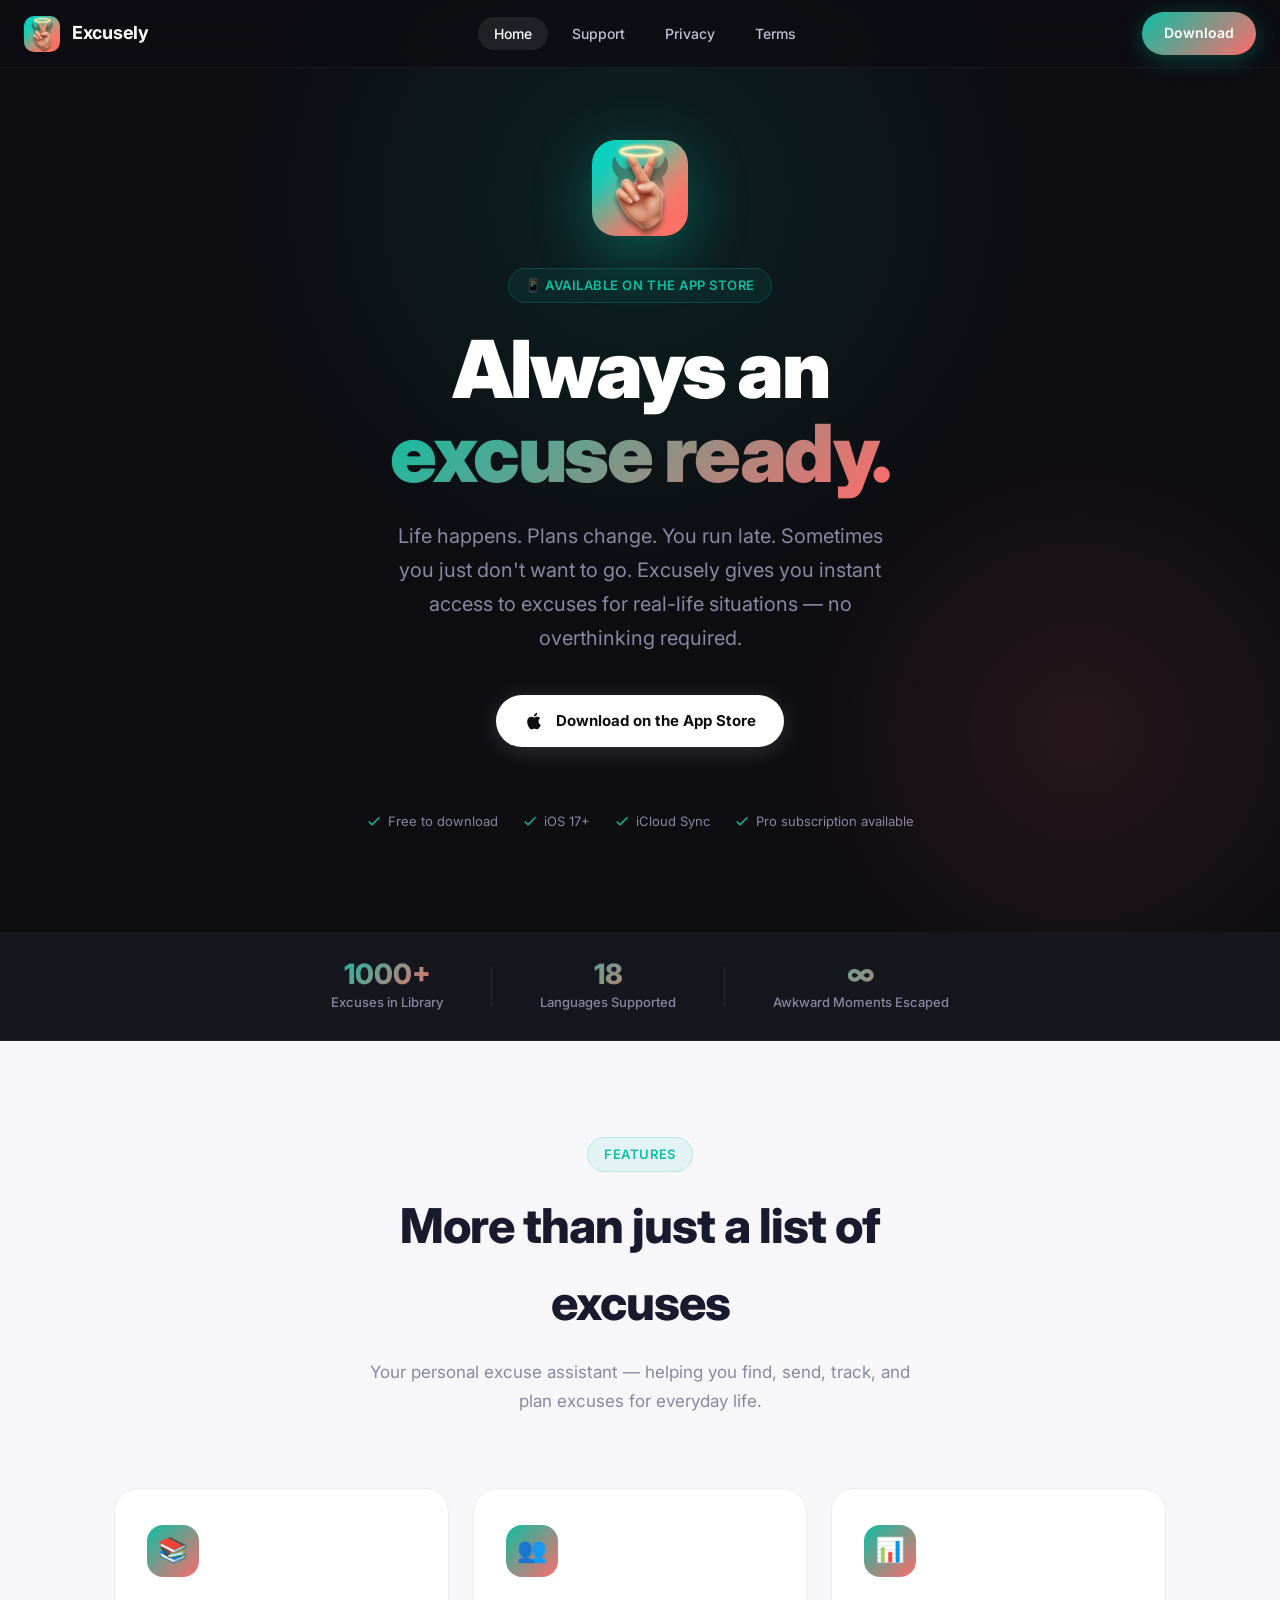
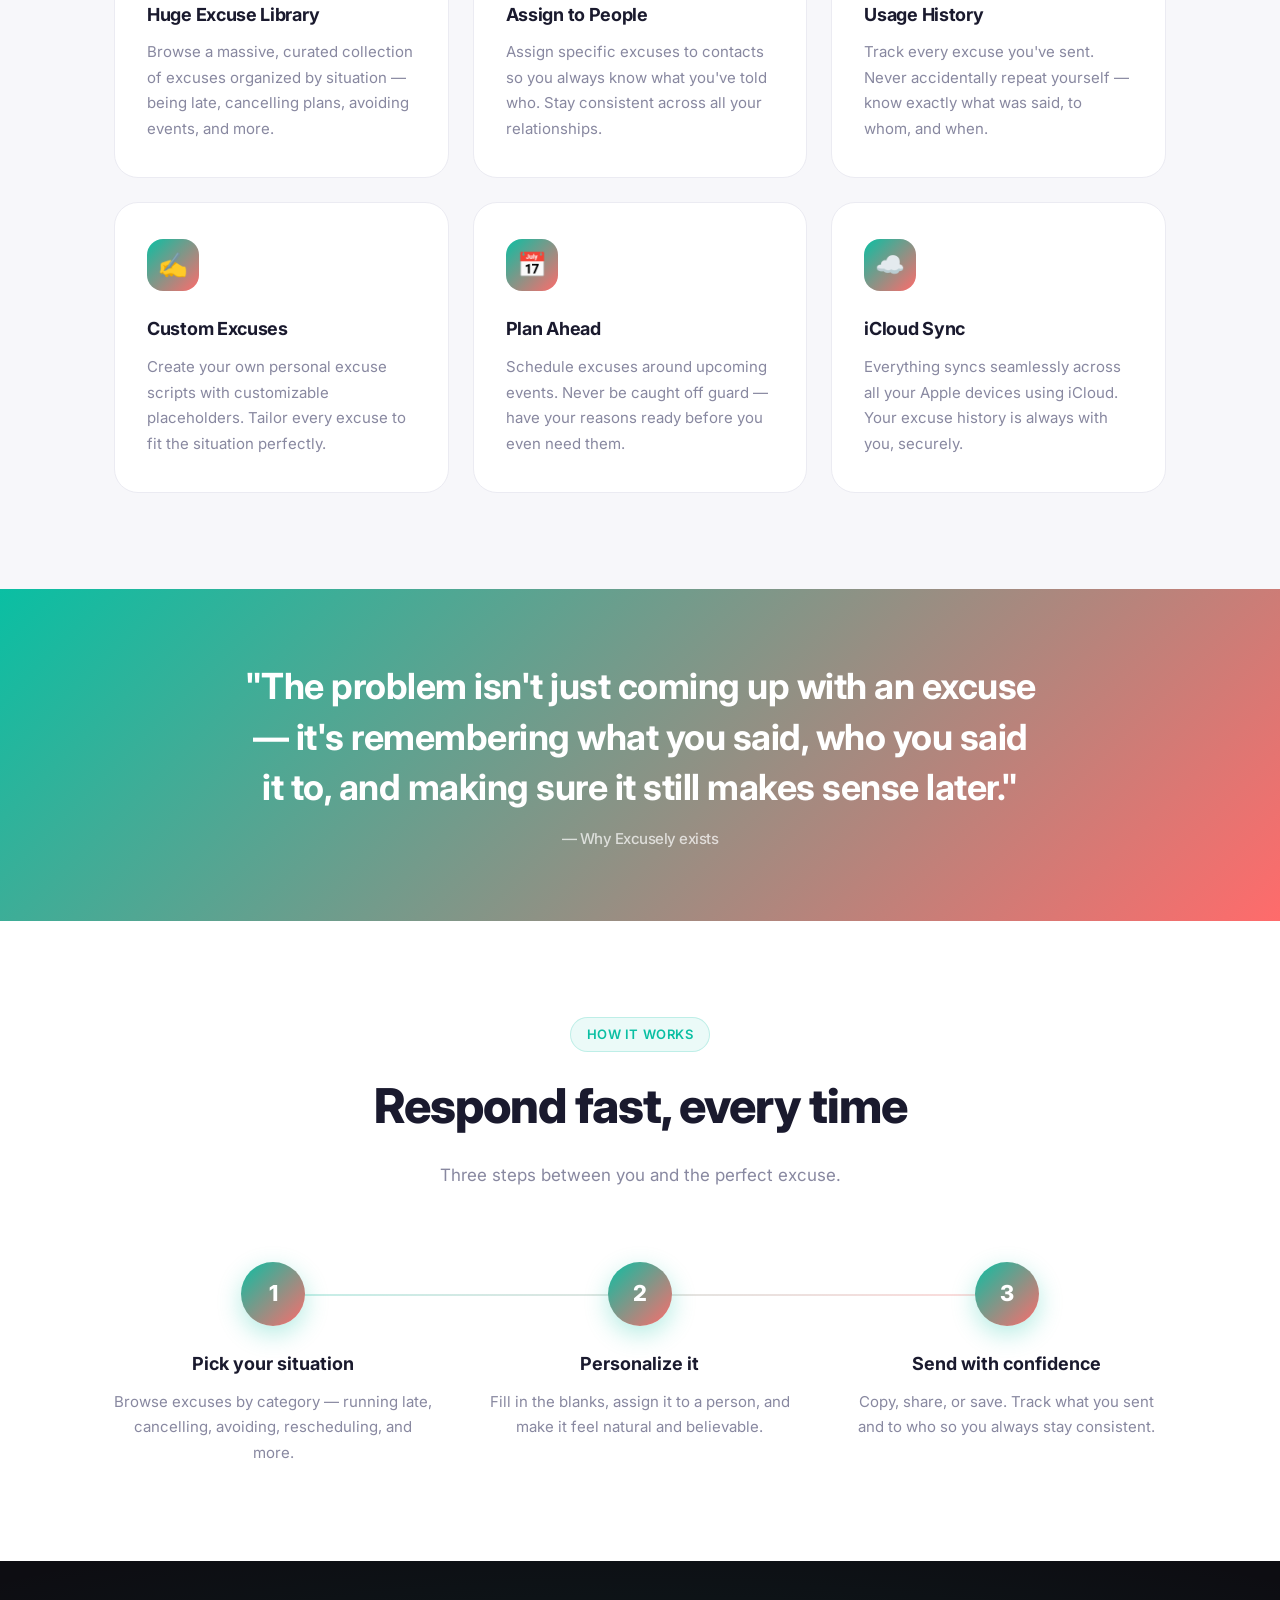
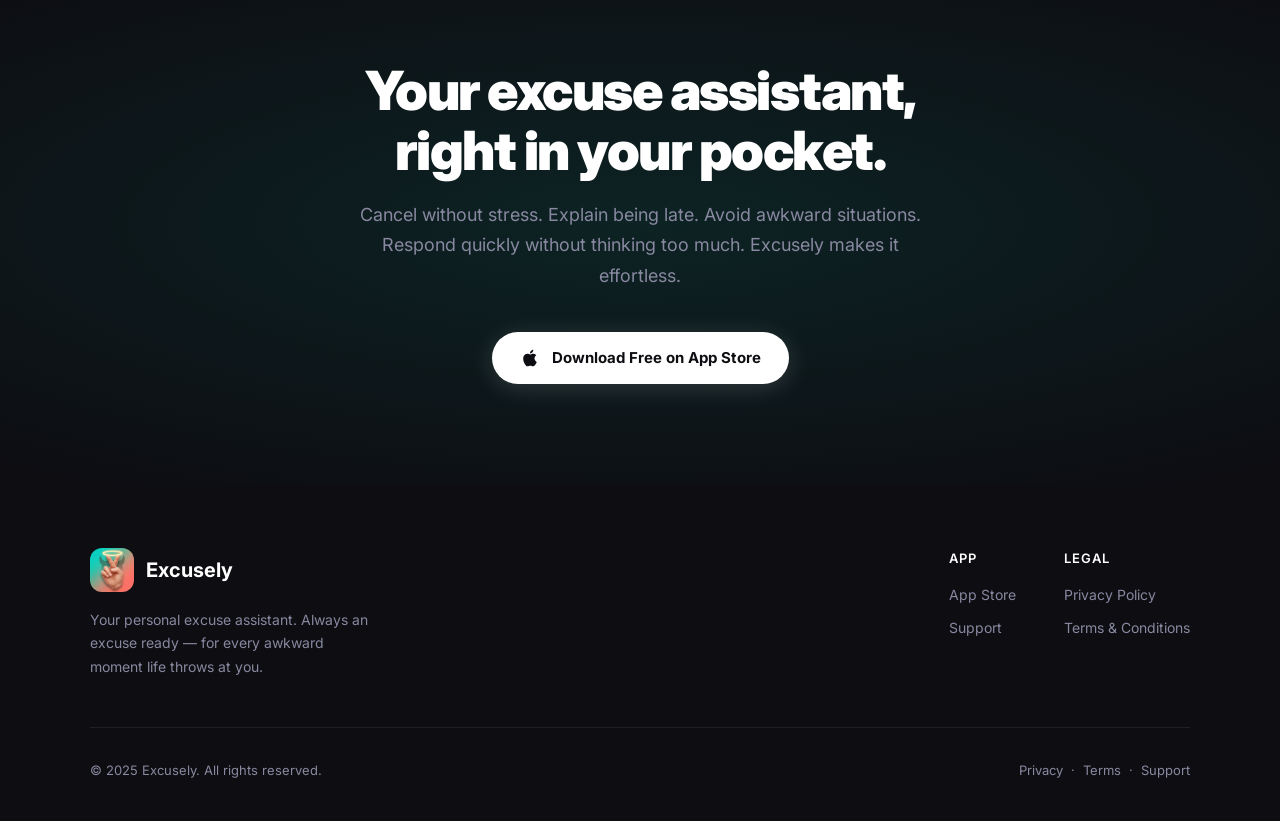
<file: index.html>
<!DOCTYPE html>
<html lang="en">
<head>
  <meta charset="UTF-8" />
  <meta name="viewport" content="width=device-width, initial-scale=1.0" />
  <title>Excusely — Always an Excuse Ready</title>
  <meta name="description" content="Excusely gives you instant access to excuses for real-life situations, so you never have to sit there overthinking what to say." />
  <link rel="icon" type="image/png" href="logo.png" />
  <link rel="apple-touch-icon" href="logo.png" />
  <link rel="stylesheet" href="styles.css" />
  <style>
    /* ── Hero ── */
    .hero {
      background: var(--dark);
      min-height: 100vh;
      display: flex;
      flex-direction: column;
      justify-content: center;
      align-items: center;
      text-align: center;
      padding: 140px 24px 100px;
      position: relative;
      overflow: hidden;
    }

    .hero::before {
      content: '';
      position: absolute;
      width: 800px; height: 800px;
      background: radial-gradient(circle, rgba(10,191,163,0.12) 0%, transparent 70%);
      top: -200px; left: 50%;
      transform: translateX(-50%);
      pointer-events: none;
    }

    .hero::after {
      content: '';
      position: absolute;
      width: 600px; height: 600px;
      background: radial-gradient(circle, rgba(255,107,107,0.10) 0%, transparent 70%);
      bottom: -100px; right: -100px;
      pointer-events: none;
    }

    .hero-content {
      position: relative;
      z-index: 1;
      max-width: 760px;
    }

    .hero-icon {
      width: 96px;
      height: 96px;
      border-radius: 24px;
      margin: 0 auto 32px;
      box-shadow: 0 16px 56px rgba(10,191,163,0.35);
      display: block;
    }

    .hero h1 {
      font-size: clamp(42px, 7vw, 80px);
      font-weight: 900;
      color: #fff;
      line-height: 1.05;
      letter-spacing: -2.5px;
      margin-bottom: 24px;
    }

    .hero h1 em {
      font-style: normal;
      background: var(--gradient);
      -webkit-background-clip: text;
      -webkit-text-fill-color: transparent;
      background-clip: text;
    }

    .hero p {
      font-size: clamp(17px, 2.5vw, 20px);
      color: var(--gray-4);
      max-width: 520px;
      margin: 0 auto 40px;
      line-height: 1.7;
    }

    .hero-buttons {
      display: flex;
      gap: 16px;
      justify-content: center;
      flex-wrap: wrap;
      margin-bottom: 64px;
    }

    .btn-appstore {
      display: inline-flex;
      align-items: center;
      gap: 12px;
      background: #fff;
      color: var(--dark);
      padding: 14px 28px;
      border-radius: 50px;
      text-decoration: none;
      font-weight: 700;
      font-size: 15px;
      transition: all 0.2s;
      box-shadow: 0 4px 24px rgba(255,255,255,0.15);
    }
    .btn-appstore:hover {
      transform: translateY(-2px);
      box-shadow: 0 8px 32px rgba(255,255,255,0.2);
    }
    .btn-appstore svg {
      width: 20px; height: 20px;
    }

    .hero-badges {
      display: flex;
      gap: 24px;
      justify-content: center;
      flex-wrap: wrap;
    }

    .hero-badge {
      color: var(--gray-4);
      font-size: 13px;
      display: flex;
      align-items: center;
      gap: 6px;
    }
    .hero-badge svg {
      color: var(--teal);
      width: 16px; height: 16px;
    }

    /* ── Social Proof Bar ── */
    .proof-bar {
      background: var(--dark-2);
      padding: 28px 24px;
      border-bottom: 1px solid rgba(255,255,255,0.05);
    }
    .proof-bar-inner {
      max-width: 1100px;
      margin: 0 auto;
      display: flex;
      justify-content: center;
      align-items: center;
      gap: 48px;
      flex-wrap: wrap;
    }
    .proof-item {
      text-align: center;
    }
    .proof-item .number {
      font-size: 28px;
      font-weight: 800;
      background: var(--gradient);
      -webkit-background-clip: text;
      -webkit-text-fill-color: transparent;
      background-clip: text;
      line-height: 1;
      margin-bottom: 4px;
    }
    .proof-item .label {
      font-size: 13px;
      color: var(--gray-4);
      font-weight: 500;
    }
    .proof-divider {
      width: 1px;
      height: 40px;
      background: rgba(255,255,255,0.08);
    }

    /* ── Features ── */
    .features {
      background: var(--gray-1);
      padding: 96px 24px;
    }
    .features-header {
      text-align: center;
      max-width: 560px;
      margin: 0 auto 72px;
    }
    .features-header h2 {
      font-size: clamp(32px, 5vw, 48px);
      font-weight: 800;
      letter-spacing: -1px;
      margin: 16px 0 16px;
    }
    .features-header p {
      font-size: 17px;
      color: var(--gray-4);
      line-height: 1.7;
    }

    .features-grid {
      display: grid;
      grid-template-columns: repeat(auto-fit, minmax(300px, 1fr));
      gap: 24px;
      max-width: 1100px;
      margin: 0 auto;
    }

    .feature-card {
      background: #fff;
      border-radius: var(--radius-lg);
      padding: 36px 32px;
      border: 1px solid var(--gray-2);
      transition: all 0.3s cubic-bezier(0.4, 0, 0.2, 1);
      position: relative;
      overflow: hidden;
    }
    .feature-card::after {
      content: '';
      position: absolute;
      bottom: 0; left: 0; right: 0;
      height: 3px;
      background: var(--gradient);
      transform: scaleX(0);
      transition: transform 0.3s;
    }
    .feature-card:hover {
      transform: translateY(-4px);
      box-shadow: var(--shadow-md);
      border-color: rgba(10,191,163,0.15);
    }
    .feature-card:hover::after {
      transform: scaleX(1);
    }

    .feature-icon {
      width: 52px; height: 52px;
      border-radius: 16px;
      background: var(--gradient);
      display: flex;
      align-items: center;
      justify-content: center;
      font-size: 24px;
      margin-bottom: 24px;
    }

    .feature-card h3 {
      font-size: 18px;
      font-weight: 700;
      margin-bottom: 10px;
      letter-spacing: -0.3px;
    }
    .feature-card p {
      font-size: 15px;
      color: var(--gray-4);
      line-height: 1.7;
    }

    /* ── How It Works ── */
    .how {
      padding: 96px 24px;
      background: #fff;
    }
    .how-inner {
      max-width: 1100px;
      margin: 0 auto;
    }
    .how-header {
      text-align: center;
      max-width: 560px;
      margin: 0 auto 72px;
    }
    .how-header h2 {
      font-size: clamp(32px, 5vw, 48px);
      font-weight: 800;
      letter-spacing: -1px;
      margin: 16px 0 16px;
    }
    .how-header p {
      font-size: 17px;
      color: var(--gray-4);
      line-height: 1.7;
    }

    .steps {
      display: grid;
      grid-template-columns: repeat(auto-fit, minmax(240px, 1fr));
      gap: 0;
      position: relative;
    }

    .steps::before {
      content: '';
      position: absolute;
      top: 32px; left: 15%; right: 15%;
      height: 2px;
      background: var(--gradient);
      opacity: 0.25;
    }

    .step {
      text-align: center;
      padding: 0 24px;
      position: relative;
    }

    .step-number {
      width: 64px; height: 64px;
      border-radius: 50%;
      background: var(--gradient);
      color: #fff;
      font-size: 22px;
      font-weight: 800;
      display: flex;
      align-items: center;
      justify-content: center;
      margin: 0 auto 24px;
      box-shadow: 0 8px 24px rgba(10,191,163,0.3);
    }

    .step h3 {
      font-size: 18px;
      font-weight: 700;
      margin-bottom: 10px;
    }
    .step p {
      font-size: 15px;
      color: var(--gray-4);
      line-height: 1.7;
    }

    /* ── CTA Section ── */
    .cta-section {
      background: var(--dark);
      padding: 100px 24px;
      text-align: center;
      position: relative;
      overflow: hidden;
    }
    .cta-section::before {
      content: '';
      position: absolute;
      inset: 0;
      background: radial-gradient(ellipse 80% 60% at 50% 50%, rgba(10,191,163,0.12), transparent);
    }
    .cta-content {
      position: relative;
      z-index: 1;
      max-width: 600px;
      margin: 0 auto;
    }
    .cta-content h2 {
      font-size: clamp(32px, 5vw, 54px);
      font-weight: 900;
      color: #fff;
      letter-spacing: -1.5px;
      margin-bottom: 20px;
      line-height: 1.1;
    }
    .cta-content p {
      font-size: 18px;
      color: var(--gray-4);
      margin-bottom: 40px;
      line-height: 1.7;
    }

    /* ── Quote Strip ── */
    .quote-strip {
      background: linear-gradient(135deg, #0ABFA3 0%, #FF6B6B 100%);
      padding: 72px 24px;
      text-align: center;
    }
    .quote-strip blockquote {
      font-size: clamp(22px, 4vw, 36px);
      font-weight: 700;
      color: #fff;
      letter-spacing: -0.5px;
      max-width: 800px;
      margin: 0 auto;
      line-height: 1.4;
    }
    .quote-strip cite {
      display: block;
      margin-top: 16px;
      font-size: 15px;
      font-weight: 500;
      color: rgba(255,255,255,0.7);
      font-style: normal;
    }

    @media (max-width: 768px) {
      .steps::before { display: none; }
      .proof-divider { display: none; }
      .steps { grid-template-columns: 1fr; gap: 48px; }
    }
  </style>
</head>
<body>

  <!-- ── Navigation ── -->
  <nav class="nav">
    <a href="index.html" class="nav-logo">
      <img src="logo.png" alt="Excusely logo" />
      <span>Excusely</span>
    </a>
    <ul class="nav-links" id="navLinks">
      <li><a href="index.html" class="active">Home</a></li>
      <li><a href="support.html">Support</a></li>
      <li><a href="privacy.html">Privacy</a></li>
      <li><a href="terms.html">Terms</a></li>
    </ul>
    <div class="nav-cta">
      <a href="https://apps.apple.com/sa/app/excusely/id6760777463" class="btn btn-primary" target="_blank" rel="noopener">Download</a>
    </div>
    <div class="nav-toggle" id="navToggle" aria-label="Toggle menu">
      <span></span><span></span><span></span>
    </div>
  </nav>

  <!-- ── Hero ── -->
  <section class="hero" id="download">
    <div class="hero-content">
      <img src="logo.png" alt="Excusely" class="hero-icon" />
      <div class="tag" style="margin-bottom: 24px;">📱 Available on the App Store</div>
      <h1>Always an<br/><em>excuse ready.</em></h1>
      <p>Life happens. Plans change. You run late. Sometimes you just don't want to go. Excusely gives you instant access to excuses for real-life situations — no overthinking required.</p>
      <div class="hero-buttons">
        <a href="https://apps.apple.com/sa/app/excusely/id6760777463" class="btn-appstore" target="_blank" rel="noopener">
          <svg viewBox="0 0 24 24" fill="currentColor"><path d="M18.71 19.5c-.83 1.24-1.71 2.45-3.05 2.47-1.34.03-1.77-.79-3.29-.79-1.53 0-2 .77-3.27.82-1.31.05-2.3-1.32-3.14-2.53C4.25 17 2.94 12.45 4.7 9.39c.87-1.52 2.43-2.48 4.12-2.51 1.28-.02 2.5.87 3.29.87.78 0 2.26-1.07 3.8-.91.65.03 2.47.26 3.64 1.98-.09.06-2.17 1.28-2.15 3.81.03 3.02 2.65 4.03 2.68 4.04-.03.07-.42 1.44-1.38 2.83M13 3.5c.73-.83 1.94-1.46 2.94-1.5.13 1.17-.34 2.35-1.04 3.19-.69.85-1.83 1.51-2.95 1.42-.15-1.15.41-2.35 1.05-3.11z"/></svg>
          Download on the App Store
        </a>
      </div>
      <div class="hero-badges">
        <div class="hero-badge">
          <svg viewBox="0 0 24 24" fill="currentColor"><path d="M9 16.17L4.83 12l-1.42 1.41L9 19 21 7l-1.41-1.41z"/></svg>
          Free to download
        </div>
        <div class="hero-badge">
          <svg viewBox="0 0 24 24" fill="currentColor"><path d="M9 16.17L4.83 12l-1.42 1.41L9 19 21 7l-1.41-1.41z"/></svg>
          iOS 17+
        </div>
        <div class="hero-badge">
          <svg viewBox="0 0 24 24" fill="currentColor"><path d="M9 16.17L4.83 12l-1.42 1.41L9 19 21 7l-1.41-1.41z"/></svg>
          iCloud Sync
        </div>
        <div class="hero-badge">
          <svg viewBox="0 0 24 24" fill="currentColor"><path d="M9 16.17L4.83 12l-1.42 1.41L9 19 21 7l-1.41-1.41z"/></svg>
          Pro subscription available
        </div>
      </div>
    </div>
  </section>

  <!-- ── Social Proof ── -->
  <div class="proof-bar">
    <div class="proof-bar-inner">
      <div class="proof-item">
        <div class="number">1000+</div>
        <div class="label">Excuses in Library</div>
      </div>
      <div class="proof-divider"></div>
      <div class="proof-item">
        <div class="number">18</div>
        <div class="label">Languages Supported</div>
      </div>
      <div class="proof-divider"></div>
      <div class="proof-item">
        <div class="number">∞</div>
        <div class="label">Awkward Moments Escaped</div>
      </div>
    </div>
  </div>

  <!-- ── Features ── -->
  <section class="features">
    <div class="features-header">
      <div class="tag">Features</div>
      <h2>More than just a list of excuses</h2>
      <p>Your personal excuse assistant — helping you find, send, track, and plan excuses for everyday life.</p>
    </div>
    <div class="features-grid container">
      <div class="feature-card">
        <div class="feature-icon">📚</div>
        <h3>Huge Excuse Library</h3>
        <p>Browse a massive, curated collection of excuses organized by situation — being late, cancelling plans, avoiding events, and more.</p>
      </div>
      <div class="feature-card">
        <div class="feature-icon">👥</div>
        <h3>Assign to People</h3>
        <p>Assign specific excuses to contacts so you always know what you've told who. Stay consistent across all your relationships.</p>
      </div>
      <div class="feature-card">
        <div class="feature-icon">📊</div>
        <h3>Usage History</h3>
        <p>Track every excuse you've sent. Never accidentally repeat yourself — know exactly what was said, to whom, and when.</p>
      </div>
      <div class="feature-card">
        <div class="feature-icon">✍️</div>
        <h3>Custom Excuses</h3>
        <p>Create your own personal excuse scripts with customizable placeholders. Tailor every excuse to fit the situation perfectly.</p>
      </div>
      <div class="feature-card">
        <div class="feature-icon">📅</div>
        <h3>Plan Ahead</h3>
        <p>Schedule excuses around upcoming events. Never be caught off guard — have your reasons ready before you even need them.</p>
      </div>
      <div class="feature-card">
        <div class="feature-icon">☁️</div>
        <h3>iCloud Sync</h3>
        <p>Everything syncs seamlessly across all your Apple devices using iCloud. Your excuse history is always with you, securely.</p>
      </div>
    </div>
  </section>

  <!-- ── Quote Strip ── -->
  <section class="quote-strip">
    <blockquote>
      "The problem isn't just coming up with an excuse — it's remembering what you said, who you said it to, and making sure it still makes sense later."
      <cite>— Why Excusely exists</cite>
    </blockquote>
  </section>

  <!-- ── How It Works ── -->
  <section class="how">
    <div class="how-inner">
      <div class="how-header">
        <div class="tag">How It Works</div>
        <h2>Respond fast, every time</h2>
        <p>Three steps between you and the perfect excuse.</p>
      </div>
      <div class="steps">
        <div class="step">
          <div class="step-number">1</div>
          <h3>Pick your situation</h3>
          <p>Browse excuses by category — running late, cancelling, avoiding, rescheduling, and more.</p>
        </div>
        <div class="step">
          <div class="step-number">2</div>
          <h3>Personalize it</h3>
          <p>Fill in the blanks, assign it to a person, and make it feel natural and believable.</p>
        </div>
        <div class="step">
          <div class="step-number">3</div>
          <h3>Send with confidence</h3>
          <p>Copy, share, or save. Track what you sent and to who so you always stay consistent.</p>
        </div>
      </div>
    </div>
  </section>

  <!-- ── CTA ── -->
  <section class="cta-section">
    <div class="cta-content">
      <h2>Your excuse assistant,<br/>right in your pocket.</h2>
      <p>Cancel without stress. Explain being late. Avoid awkward situations. Respond quickly without thinking too much. Excusely makes it effortless.</p>
      <a href="https://apps.apple.com/sa/app/excusely/id6760777463" class="btn-appstore" target="_blank" rel="noopener" style="margin: 0 auto;">
        <svg viewBox="0 0 24 24" fill="currentColor" style="width:20px;height:20px"><path d="M18.71 19.5c-.83 1.24-1.71 2.45-3.05 2.47-1.34.03-1.77-.79-3.29-.79-1.53 0-2 .77-3.27.82-1.31.05-2.3-1.32-3.14-2.53C4.25 17 2.94 12.45 4.7 9.39c.87-1.52 2.43-2.48 4.12-2.51 1.28-.02 2.5.87 3.29.87.78 0 2.26-1.07 3.8-.91.65.03 2.47.26 3.64 1.98-.09.06-2.17 1.28-2.15 3.81.03 3.02 2.65 4.03 2.68 4.04-.03.07-.42 1.44-1.38 2.83M13 3.5c.73-.83 1.94-1.46 2.94-1.5.13 1.17-.34 2.35-1.04 3.19-.69.85-1.83 1.51-2.95 1.42-.15-1.15.41-2.35 1.05-3.11z"/></svg>
        Download Free on App Store
      </a>
    </div>
  </section>

  <!-- ── Footer ── -->
  <footer class="footer">
    <div class="footer-inner">
      <div class="footer-top">
        <div class="footer-brand">
          <div class="logo-row">
            <img src="logo.png" alt="Excusely" />
            <span class="name">Excusely</span>
          </div>
          <p>Your personal excuse assistant. Always an excuse ready — for every awkward moment life throws at you.</p>
        </div>
        <div class="footer-links">
          <div class="footer-col">
            <h4>App</h4>
            <a href="https://apps.apple.com/sa/app/excusely/id6760777463" target="_blank">App Store</a>
            <a href="support.html">Support</a>
          </div>
          <div class="footer-col">
            <h4>Legal</h4>
            <a href="privacy.html">Privacy Policy</a>
            <a href="terms.html">Terms &amp; Conditions</a>
          </div>
        </div>
      </div>
      <div class="footer-bottom">
        <span>© 2025 Excusely. All rights reserved.</span>
        <span>
          <a href="privacy.html">Privacy</a> &nbsp;·&nbsp;
          <a href="terms.html">Terms</a> &nbsp;·&nbsp;
          <a href="support.html">Support</a>
        </span>
      </div>
    </div>
  </footer>

  <script>
    const toggle = document.getElementById('navToggle');
    const links = document.getElementById('navLinks');
    toggle.addEventListener('click', () => links.classList.toggle('open'));
  </script>
</body>
</html>
</file>
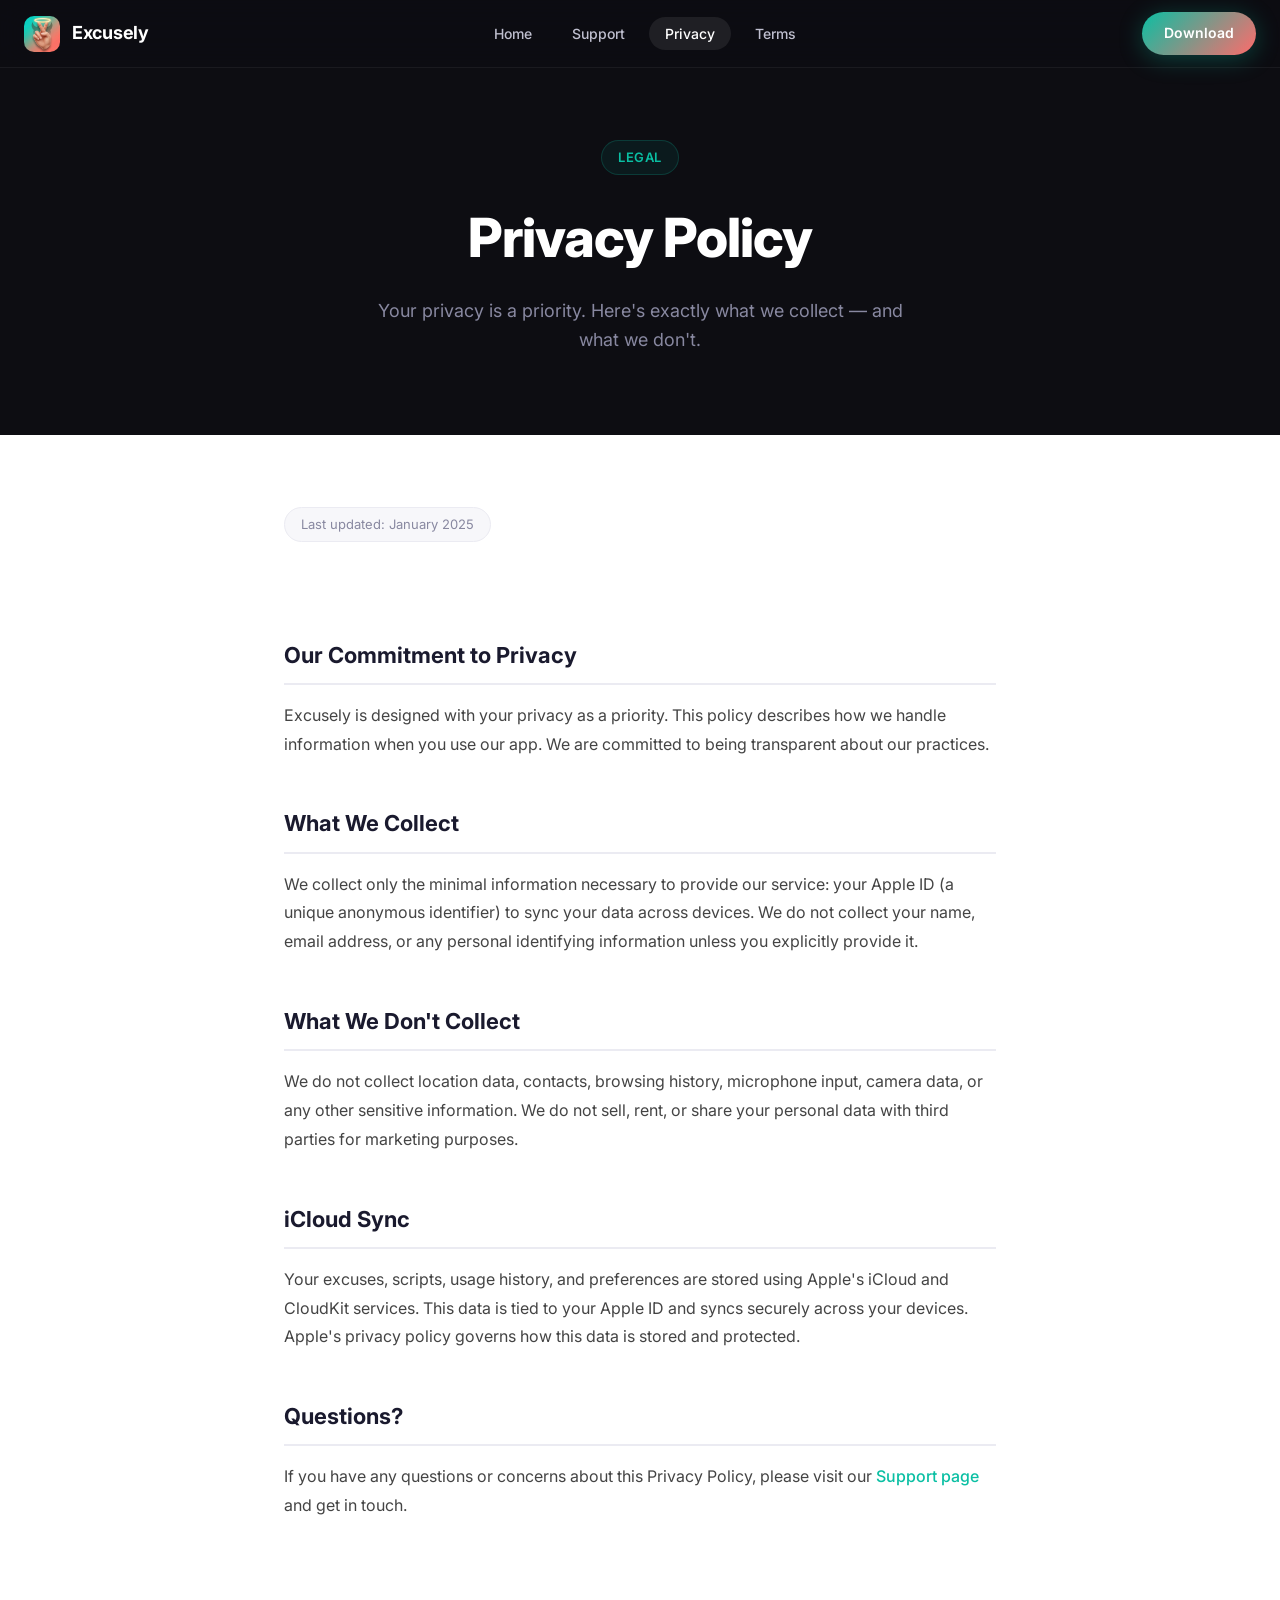
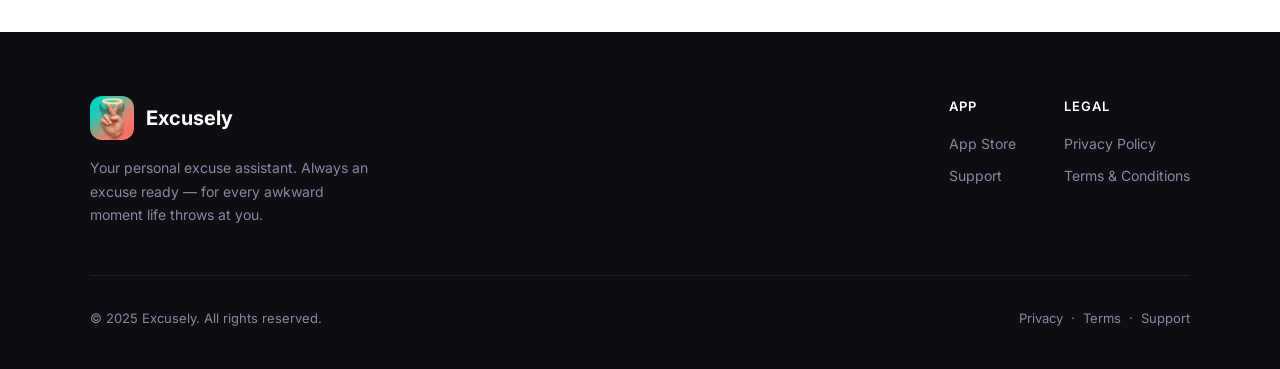
<file: privacy.html>
<!DOCTYPE html>
<html lang="en">
<head>
  <meta charset="UTF-8" />
  <meta name="viewport" content="width=device-width, initial-scale=1.0" />
  <title>Privacy Policy — Excusely</title>
  <meta name="description" content="Excusely Privacy Policy — We are committed to your privacy." />
  <link rel="icon" type="image/png" href="logo.png" />
  <link rel="apple-touch-icon" href="logo.png" />
  <link rel="stylesheet" href="styles.css" />
</head>
<body>

  <!-- ── Navigation ── -->
  <nav class="nav">
    <a href="index.html" class="nav-logo">
      <img src="logo.png" alt="Excusely logo" />
      <span>Excusely</span>
    </a>
    <ul class="nav-links" id="navLinks">
      <li><a href="index.html">Home</a></li>
      <li><a href="support.html">Support</a></li>
      <li><a href="privacy.html" class="active">Privacy</a></li>
      <li><a href="terms.html">Terms</a></li>
    </ul>
    <div class="nav-cta">
      <a href="https://apps.apple.com/sa/app/excusely/id6760777463" class="btn btn-primary" target="_blank" rel="noopener">Download</a>
    </div>
    <div class="nav-toggle" id="navToggle" aria-label="Toggle menu">
      <span></span><span></span><span></span>
    </div>
  </nav>

  <!-- ── Page Header ── -->
  <header class="page-header">
    <div class="tag" style="margin-bottom: 20px;">Legal</div>
    <h1>Privacy Policy</h1>
    <p>Your privacy is a priority. Here's exactly what we collect — and what we don't.</p>
  </header>

  <!-- ── Content ── -->
  <main class="content-body">
    <span class="last-updated">Last updated: January 2025</span>

    <h2>Our Commitment to Privacy</h2>
    <p>Excusely is designed with your privacy as a priority. This policy describes how we handle information when you use our app. We are committed to being transparent about our practices.</p>

    <h2>What We Collect</h2>
    <p>We collect only the minimal information necessary to provide our service: your Apple ID (a unique anonymous identifier) to sync your data across devices. We do not collect your name, email address, or any personal identifying information unless you explicitly provide it.</p>

    <h2>What We Don't Collect</h2>
    <p>We do not collect location data, contacts, browsing history, microphone input, camera data, or any other sensitive information. We do not sell, rent, or share your personal data with third parties for marketing purposes.</p>

    <h2>iCloud Sync</h2>
    <p>Your excuses, scripts, usage history, and preferences are stored using Apple's iCloud and CloudKit services. This data is tied to your Apple ID and syncs securely across your devices. Apple's privacy policy governs how this data is stored and protected.</p>

    <h2>Questions?</h2>
    <p>If you have any questions or concerns about this Privacy Policy, please visit our <a href="support.html">Support page</a> and get in touch.</p>
  </main>

  <!-- ── Footer ── -->
  <footer class="footer">
    <div class="footer-inner">
      <div class="footer-top">
        <div class="footer-brand">
          <div class="logo-row">
            <img src="logo.png" alt="Excusely" />
            <span class="name">Excusely</span>
          </div>
          <p>Your personal excuse assistant. Always an excuse ready — for every awkward moment life throws at you.</p>
        </div>
        <div class="footer-links">
          <div class="footer-col">
            <h4>App</h4>
            <a href="https://apps.apple.com/sa/app/excusely/id6760777463" target="_blank">App Store</a>
            <a href="support.html">Support</a>
          </div>
          <div class="footer-col">
            <h4>Legal</h4>
            <a href="privacy.html">Privacy Policy</a>
            <a href="terms.html">Terms &amp; Conditions</a>
          </div>
        </div>
      </div>
      <div class="footer-bottom">
        <span>© 2025 Excusely. All rights reserved.</span>
        <span>
          <a href="privacy.html">Privacy</a> &nbsp;·&nbsp;
          <a href="terms.html">Terms</a> &nbsp;·&nbsp;
          <a href="support.html">Support</a>
        </span>
      </div>
    </div>
  </footer>

  <script>
    const toggle = document.getElementById('navToggle');
    const links = document.getElementById('navLinks');
    toggle.addEventListener('click', () => links.classList.toggle('open'));
  </script>
</body>
</html>
</file>
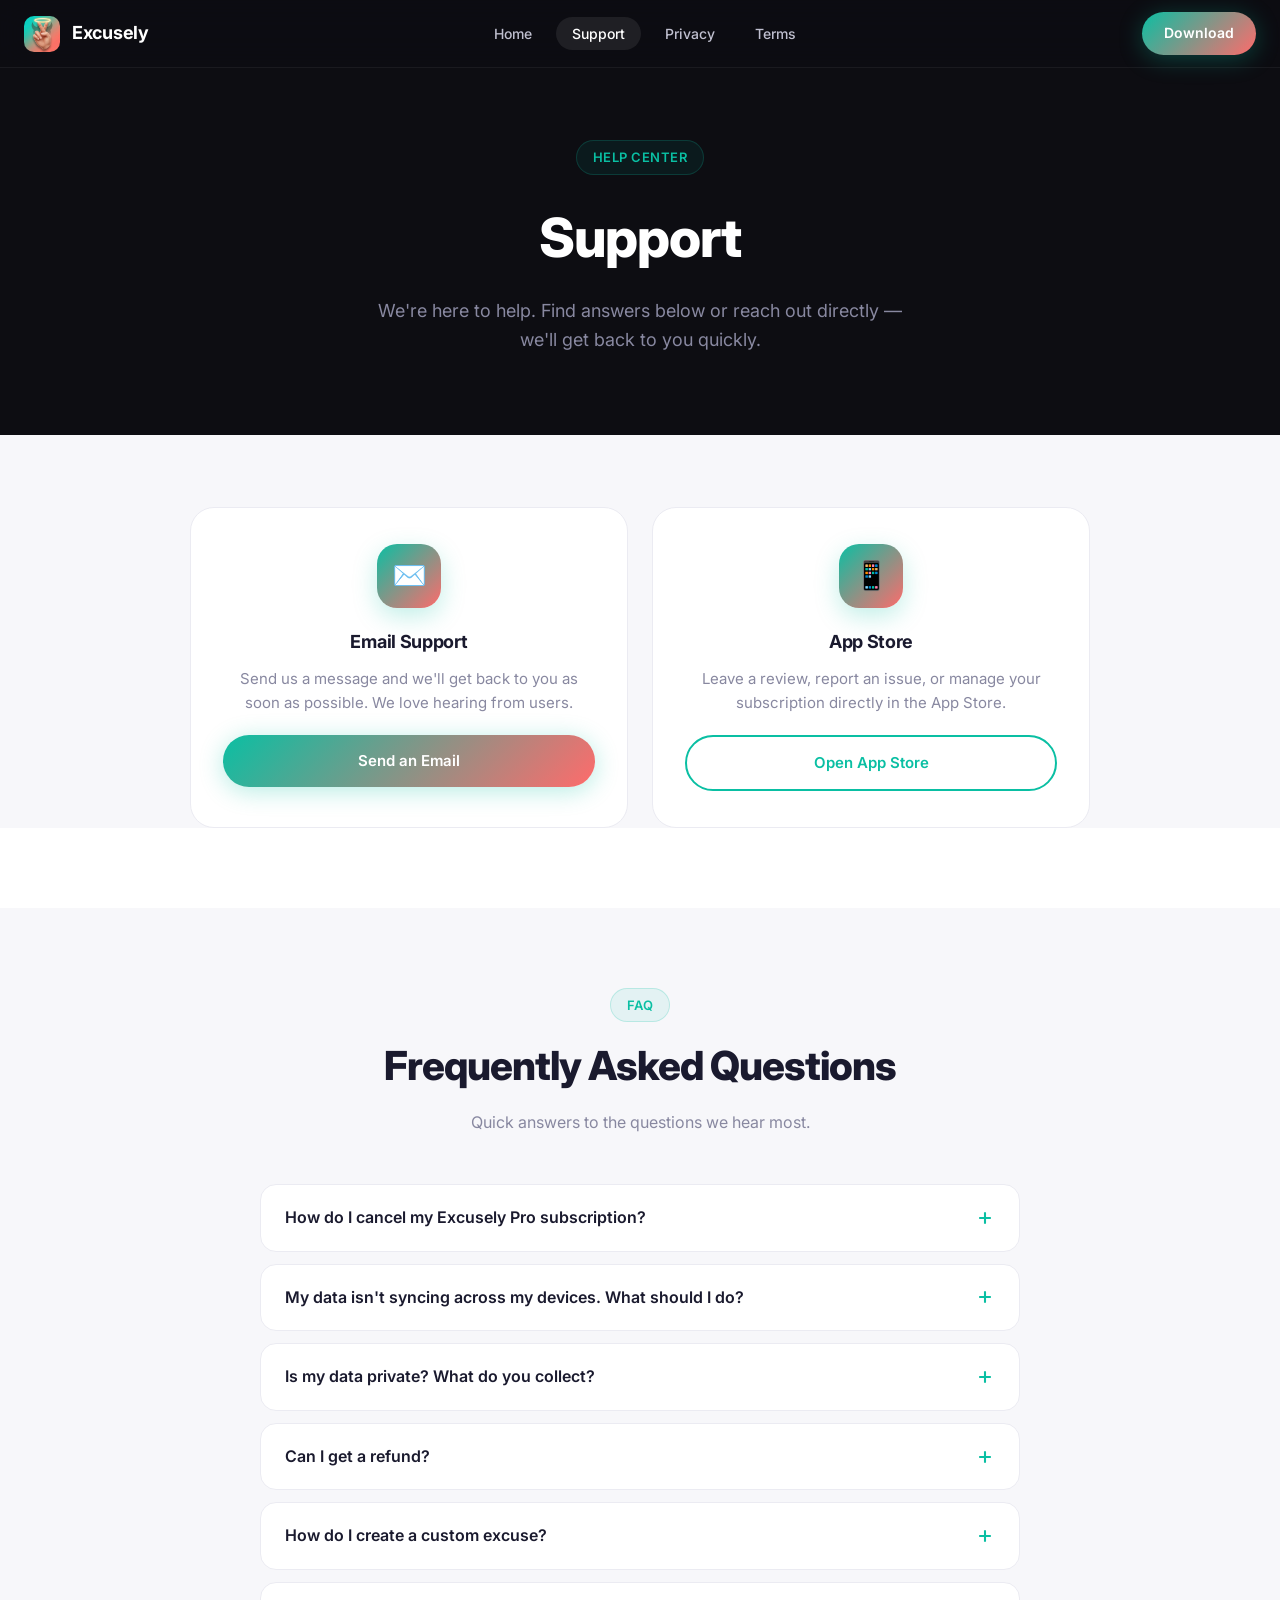
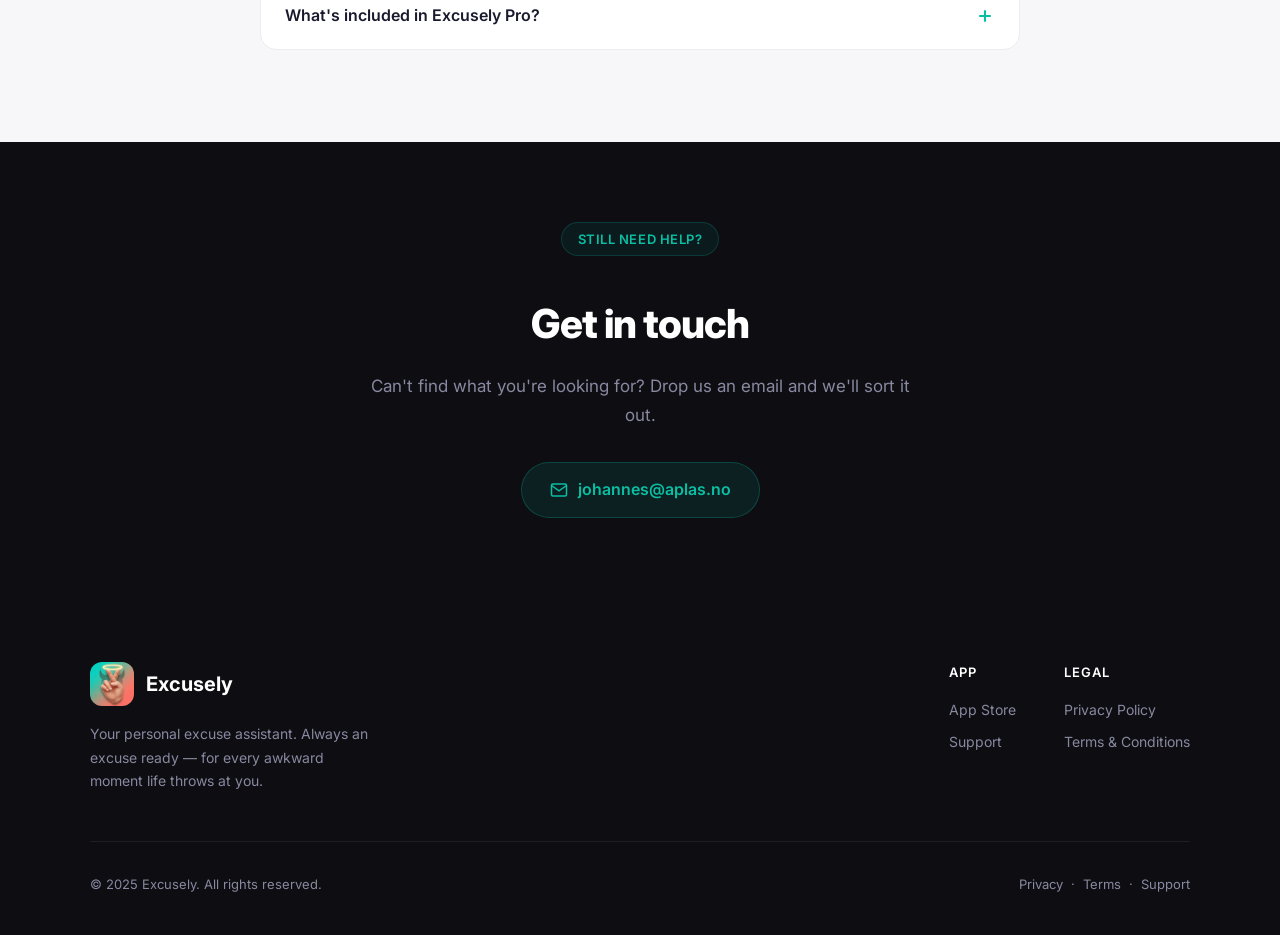
<file: support.html>
<!DOCTYPE html>
<html lang="en">
<head>
  <meta charset="UTF-8" />
  <meta name="viewport" content="width=device-width, initial-scale=1.0" />
  <title>Support — Excusely</title>
  <meta name="description" content="Get help with Excusely. We're here to help." />
  <link rel="icon" type="image/png" href="logo.png" />
  <link rel="apple-touch-icon" href="logo.png" />
  <link rel="stylesheet" href="styles.css" />
  <style>
    .support-grid {
      display: grid;
      grid-template-columns: repeat(auto-fit, minmax(280px, 1fr));
      gap: 24px;
      max-width: 900px;
      margin: 0 auto 80px;
    }

    .support-card {
      background: #fff;
      border: 1px solid var(--gray-2);
      border-radius: var(--radius-lg);
      padding: 36px 32px;
      text-align: center;
      transition: all 0.3s;
    }
    .support-card:hover {
      transform: translateY(-4px);
      box-shadow: var(--shadow-md);
      border-color: rgba(10,191,163,0.2);
    }

    .support-icon {
      width: 64px; height: 64px;
      background: var(--gradient);
      border-radius: 20px;
      display: flex;
      align-items: center;
      justify-content: center;
      font-size: 28px;
      margin: 0 auto 20px;
      box-shadow: 0 8px 24px rgba(10,191,163,0.25);
    }

    .support-card h3 {
      font-size: 18px;
      font-weight: 700;
      margin-bottom: 10px;
      letter-spacing: -0.3px;
    }
    .support-card p {
      font-size: 15px;
      color: var(--gray-4);
      line-height: 1.6;
      margin-bottom: 20px;
    }

    .support-card a.btn {
      width: 100%;
    }

    /* FAQ */
    .faq-section {
      background: var(--gray-1);
      padding: 80px 24px;
    }
    .faq-inner {
      max-width: 760px;
      margin: 0 auto;
    }
    .faq-header {
      text-align: center;
      margin-bottom: 48px;
    }
    .faq-header h2 {
      font-size: clamp(28px, 4vw, 40px);
      font-weight: 800;
      letter-spacing: -1px;
      margin: 12px 0 12px;
    }
    .faq-header p {
      color: var(--gray-4);
      font-size: 16px;
    }

    .faq-item {
      background: #fff;
      border: 1px solid var(--gray-2);
      border-radius: var(--radius);
      margin-bottom: 12px;
      overflow: hidden;
    }

    .faq-question {
      padding: 20px 24px;
      font-weight: 600;
      font-size: 16px;
      cursor: pointer;
      display: flex;
      justify-content: space-between;
      align-items: center;
      gap: 16px;
      user-select: none;
      transition: background 0.2s;
    }
    .faq-question:hover { background: var(--gray-1); }
    .faq-question svg {
      width: 20px; height: 20px;
      color: var(--teal);
      flex-shrink: 0;
      transition: transform 0.3s;
    }
    .faq-item.open .faq-question svg {
      transform: rotate(45deg);
    }

    .faq-answer {
      max-height: 0;
      overflow: hidden;
      transition: max-height 0.35s ease, padding 0.2s;
    }
    .faq-item.open .faq-answer {
      max-height: 300px;
    }
    .faq-answer-inner {
      padding: 0 24px 20px;
      font-size: 15px;
      color: var(--gray-4);
      line-height: 1.7;
    }
    .faq-answer-inner a {
      color: var(--teal);
      text-decoration: none;
      font-weight: 500;
    }
    .faq-answer-inner a:hover { text-decoration: underline; }

    /* Contact section */
    .contact-section {
      padding: 80px 24px;
      background: var(--dark);
      text-align: center;
    }
    .contact-inner {
      max-width: 560px;
      margin: 0 auto;
    }
    .contact-inner h2 {
      font-size: clamp(28px, 4vw, 40px);
      font-weight: 800;
      color: #fff;
      letter-spacing: -1px;
      margin: 16px 0 16px;
    }
    .contact-inner p {
      color: var(--gray-4);
      font-size: 17px;
      margin-bottom: 32px;
      line-height: 1.7;
    }
    .email-chip {
      display: inline-flex;
      align-items: center;
      gap: 10px;
      background: rgba(10,191,163,0.1);
      border: 1px solid rgba(10,191,163,0.25);
      border-radius: 50px;
      padding: 14px 28px;
      color: var(--teal);
      font-weight: 600;
      font-size: 16px;
      text-decoration: none;
      transition: all 0.2s;
    }
    .email-chip:hover {
      background: rgba(10,191,163,0.18);
      transform: translateY(-2px);
    }
    .email-chip svg {
      width: 18px; height: 18px;
    }
  </style>
</head>
<body>

  <!-- ── Navigation ── -->
  <nav class="nav">
    <a href="index.html" class="nav-logo">
      <img src="logo.png" alt="Excusely logo" />
      <span>Excusely</span>
    </a>
    <ul class="nav-links" id="navLinks">
      <li><a href="index.html">Home</a></li>
      <li><a href="support.html" class="active">Support</a></li>
      <li><a href="privacy.html">Privacy</a></li>
      <li><a href="terms.html">Terms</a></li>
    </ul>
    <div class="nav-cta">
      <a href="https://apps.apple.com/sa/app/excusely/id6760777463" class="btn btn-primary" target="_blank" rel="noopener">Download</a>
    </div>
    <div class="nav-toggle" id="navToggle" aria-label="Toggle menu">
      <span></span><span></span><span></span>
    </div>
  </nav>

  <!-- ── Page Header ── -->
  <header class="page-header">
    <div class="tag" style="margin-bottom: 20px;">Help Center</div>
    <h1>Support</h1>
    <p>We're here to help. Find answers below or reach out directly — we'll get back to you quickly.</p>
  </header>

  <!-- ── Support Cards ── -->
  <section style="padding: 72px 24px 0; background: var(--gray-1);">
    <div class="support-grid">
      <div class="support-card">
        <div class="support-icon">✉️</div>
        <h3>Email Support</h3>
        <p>Send us a message and we'll get back to you as soon as possible. We love hearing from users.</p>
        <a href="mailto:johannes@aplas.no" class="btn btn-primary">Send an Email</a>
      </div>
      <div class="support-card">
        <div class="support-icon">📱</div>
        <h3>App Store</h3>
        <p>Leave a review, report an issue, or manage your subscription directly in the App Store.</p>
        <a href="https://apps.apple.com/sa/app/excusely/id6760777463" target="_blank" rel="noopener" class="btn btn-outline">Open App Store</a>
      </div>
    </div>
  </section>

  <!-- ── FAQ ── -->
  <section class="faq-section">
    <div class="faq-inner">
      <div class="faq-header">
        <div class="tag">FAQ</div>
        <h2>Frequently Asked Questions</h2>
        <p>Quick answers to the questions we hear most.</p>
      </div>

      <div class="faq-item">
        <div class="faq-question">
          How do I cancel my Excusely Pro subscription?
          <svg viewBox="0 0 24 24" fill="none" stroke="currentColor" stroke-width="2.5"><line x1="12" y1="5" x2="12" y2="19"/><line x1="5" y1="12" x2="19" y2="12"/></svg>
        </div>
        <div class="faq-answer">
          <div class="faq-answer-inner">
            You can manage or cancel your subscription in your iPhone's Settings app. Go to <strong>Settings → [Your Name] → Subscriptions</strong>, find Excusely, and tap Cancel Subscription. Make sure to cancel at least 24 hours before your renewal date to avoid being charged for the next period.
          </div>
        </div>
      </div>

      <div class="faq-item">
        <div class="faq-question">
          My data isn't syncing across my devices. What should I do?
          <svg viewBox="0 0 24 24" fill="none" stroke="currentColor" stroke-width="2.5"><line x1="12" y1="5" x2="12" y2="19"/><line x1="5" y1="12" x2="19" y2="12"/></svg>
        </div>
        <div class="faq-answer">
          <div class="faq-answer-inner">
            Excusely uses iCloud to sync your data. Make sure you're signed in to the same Apple ID on all devices and that iCloud Drive is enabled in <strong>Settings → [Your Name] → iCloud</strong>. A stable internet connection is required for sync to work. If issues persist, <a href="mailto:johannes@aplas.no">contact us</a>.
          </div>
        </div>
      </div>

      <div class="faq-item">
        <div class="faq-question">
          Is my data private? What do you collect?
          <svg viewBox="0 0 24 24" fill="none" stroke="currentColor" stroke-width="2.5"><line x1="12" y1="5" x2="12" y2="19"/><line x1="5" y1="12" x2="19" y2="12"/></svg>
        </div>
        <div class="faq-answer">
          <div class="faq-answer-inner">
            We take privacy seriously. We only collect an anonymous Apple ID to sync your data — no name, email, or personal info. We don't sell or share your data. Read our full <a href="privacy.html">Privacy Policy</a> for details.
          </div>
        </div>
      </div>

      <div class="faq-item">
        <div class="faq-question">
          Can I get a refund?
          <svg viewBox="0 0 24 24" fill="none" stroke="currentColor" stroke-width="2.5"><line x1="12" y1="5" x2="12" y2="19"/><line x1="5" y1="12" x2="19" y2="12"/></svg>
        </div>
        <div class="faq-answer">
          <div class="faq-answer-inner">
            All purchases are handled by Apple through the App Store. To request a refund, visit <strong>reportaproblem.apple.com</strong> and select your Excusely purchase. Apple handles all billing and refund decisions.
          </div>
        </div>
      </div>

      <div class="faq-item">
        <div class="faq-question">
          How do I create a custom excuse?
          <svg viewBox="0 0 24 24" fill="none" stroke="currentColor" stroke-width="2.5"><line x1="12" y1="5" x2="12" y2="19"/><line x1="5" y1="12" x2="19" y2="12"/></svg>
        </div>
        <div class="faq-answer">
          <div class="faq-answer-inner">
            Tap the + button in the app to create a new custom excuse. You can add a title, script, use placeholders like [name] or [place], and assign it to a category and a person. Custom excuses are synced across all your devices via iCloud.
          </div>
        </div>
      </div>

      <div class="faq-item">
        <div class="faq-question">
          What's included in Excusely Pro?
          <svg viewBox="0 0 24 24" fill="none" stroke="currentColor" stroke-width="2.5"><line x1="12" y1="5" x2="12" y2="19"/><line x1="5" y1="12" x2="19" y2="12"/></svg>
        </div>
        <div class="faq-answer">
          <div class="faq-answer-inner">
            Excusely Pro unlocks the full excuse library, unlimited custom excuses, advanced usage history, event planning features, and more. It's available as an auto-renewing subscription with a 7-day free trial. You can manage it anytime in your App Store account settings.
          </div>
        </div>
      </div>
    </div>
  </section>

  <!-- ── Contact ── -->
  <section class="contact-section">
    <div class="contact-inner">
      <div class="tag" style="margin-bottom: 20px;">Still need help?</div>
      <h2>Get in touch</h2>
      <p>Can't find what you're looking for? Drop us an email and we'll sort it out.</p>
      <a href="mailto:johannes@aplas.no" class="email-chip">
        <svg viewBox="0 0 24 24" fill="none" stroke="currentColor" stroke-width="2"><path d="M4 4h16c1.1 0 2 .9 2 2v12c0 1.1-.9 2-2 2H4c-1.1 0-2-.9-2-2V6c0-1.1.9-2 2-2z"/><polyline points="22,6 12,13 2,6"/></svg>
        johannes@aplas.no
      </a>
    </div>
  </section>

  <!-- ── Footer ── -->
  <footer class="footer">
    <div class="footer-inner">
      <div class="footer-top">
        <div class="footer-brand">
          <div class="logo-row">
            <img src="logo.png" alt="Excusely" />
            <span class="name">Excusely</span>
          </div>
          <p>Your personal excuse assistant. Always an excuse ready — for every awkward moment life throws at you.</p>
        </div>
        <div class="footer-links">
          <div class="footer-col">
            <h4>App</h4>
            <a href="https://apps.apple.com/sa/app/excusely/id6760777463" target="_blank">App Store</a>
            <a href="support.html">Support</a>
          </div>
          <div class="footer-col">
            <h4>Legal</h4>
            <a href="privacy.html">Privacy Policy</a>
            <a href="terms.html">Terms &amp; Conditions</a>
          </div>
        </div>
      </div>
      <div class="footer-bottom">
        <span>© 2025 Excusely. All rights reserved.</span>
        <span>
          <a href="privacy.html">Privacy</a> &nbsp;·&nbsp;
          <a href="terms.html">Terms</a> &nbsp;·&nbsp;
          <a href="support.html">Support</a>
        </span>
      </div>
    </div>
  </footer>

  <script>
    // Nav toggle
    const toggle = document.getElementById('navToggle');
    const links = document.getElementById('navLinks');
    toggle.addEventListener('click', () => links.classList.toggle('open'));

    // FAQ accordion
    document.querySelectorAll('.faq-question').forEach(q => {
      q.addEventListener('click', () => {
        const item = q.closest('.faq-item');
        const isOpen = item.classList.contains('open');
        document.querySelectorAll('.faq-item').forEach(i => i.classList.remove('open'));
        if (!isOpen) item.classList.add('open');
      });
    });
  </script>
</body>
</html>
</file>
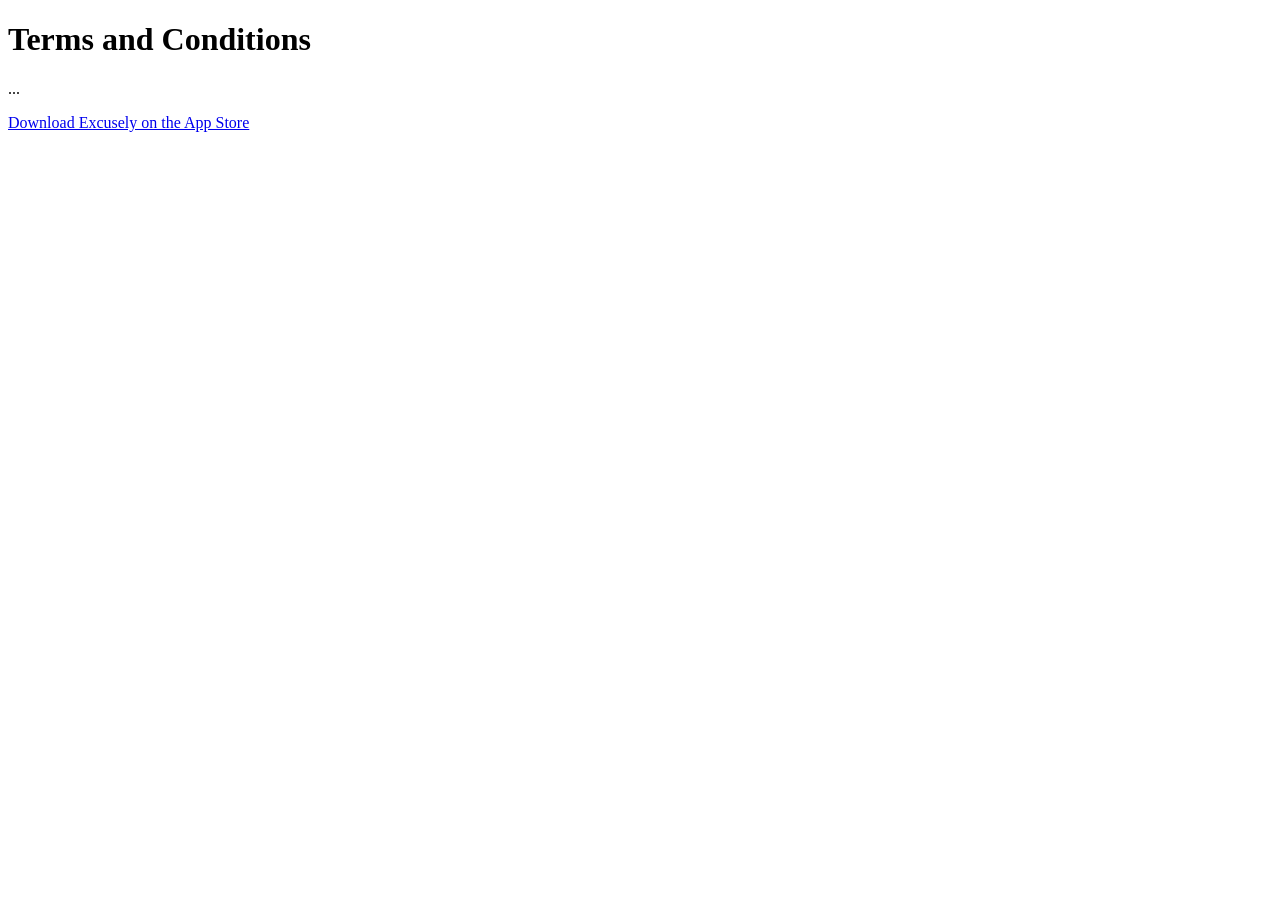
<file: terms.html>
<!DOCTYPE html>
<html>
<head>
    <title>Terms and Conditions</title>
</head>
<body>
    <h1>Terms and Conditions</h1>
    <p>...</p>
    <a href="https://apps.apple.com/sa/app/excusely/id6760777463">Download Excusely on the App Store</a>
</body>
</html>
</file>
<file: styles.css>
/* ===========================
   Excusely — Shared Styles
   =========================== */

@import url('https://fonts.googleapis.com/css2?family=Inter:wght@300;400;500;600;700;800;900&display=swap');

:root {
  --teal: #0ABFA3;
  --coral: #FF6B6B;
  --dark: #0D0D12;
  --dark-2: #16161F;
  --dark-3: #1E1E2A;
  --gray-1: #F7F7FA;
  --gray-2: #EBEBF2;
  --gray-3: #C0C0D0;
  --gray-4: #8888A0;
  --text: #1A1A2E;
  --gradient: linear-gradient(135deg, #0ABFA3 0%, #FF6B6B 100%);
  --gradient-r: linear-gradient(135deg, #FF6B6B 0%, #0ABFA3 100%);
  --shadow-sm: 0 2px 8px rgba(10,191,163,0.10);
  --shadow-md: 0 8px 32px rgba(10,191,163,0.15);
  --shadow-lg: 0 24px 64px rgba(10,191,163,0.18);
  --radius: 16px;
  --radius-lg: 24px;
  --radius-xl: 32px;
}

*, *::before, *::after { box-sizing: border-box; margin: 0; padding: 0; }

html { scroll-behavior: smooth; }

body {
  font-family: 'Inter', -apple-system, BlinkMacSystemFont, sans-serif;
  background: #fff;
  color: var(--text);
  line-height: 1.6;
  -webkit-font-smoothing: antialiased;
}

/* ── Gradient Text ── */
.gradient-text {
  background: var(--gradient);
  -webkit-background-clip: text;
  -webkit-text-fill-color: transparent;
  background-clip: text;
}

/* ── Buttons ── */
.btn {
  display: inline-flex;
  align-items: center;
  justify-content: center;
  gap: 8px;
  padding: 14px 28px;
  border-radius: 50px;
  font-weight: 600;
  font-size: 15px;
  text-decoration: none;
  transition: all 0.2s cubic-bezier(0.4, 0, 0.2, 1);
  cursor: pointer;
  border: none;
  outline: none;
  white-space: nowrap;
}

.btn-primary {
  background: var(--gradient);
  color: #fff;
  box-shadow: 0 4px 24px rgba(10,191,163,0.3);
}
.btn-primary:hover {
  transform: translateY(-2px);
  box-shadow: 0 8px 32px rgba(10,191,163,0.4);
}

.btn-ghost {
  background: rgba(255,255,255,0.08);
  color: #fff;
  border: 1px solid rgba(255,255,255,0.16);
  backdrop-filter: blur(12px);
}
.btn-ghost:hover {
  background: rgba(255,255,255,0.14);
  transform: translateY(-1px);
}

.btn-outline {
  background: transparent;
  color: var(--teal);
  border: 2px solid var(--teal);
}
.btn-outline:hover {
  background: var(--teal);
  color: #fff;
  transform: translateY(-2px);
}

/* ── Nav ── */
.nav {
  position: fixed;
  top: 0; left: 0; right: 0;
  z-index: 100;
  padding: 0 24px;
  height: 68px;
  display: flex;
  align-items: center;
  justify-content: space-between;
  background: rgba(13,13,18,0.85);
  backdrop-filter: blur(20px) saturate(1.6);
  border-bottom: 1px solid rgba(255,255,255,0.06);
  transition: background 0.3s;
}

.nav-logo {
  display: flex;
  align-items: center;
  gap: 12px;
  text-decoration: none;
}

.nav-logo img {
  width: 36px;
  height: 36px;
  border-radius: 10px;
}

.nav-logo span {
  font-size: 18px;
  font-weight: 700;
  color: #fff;
  letter-spacing: -0.3px;
}

.nav-links {
  display: flex;
  align-items: center;
  gap: 8px;
  list-style: none;
}

.nav-links a {
  color: var(--gray-3);
  text-decoration: none;
  font-size: 14px;
  font-weight: 500;
  padding: 8px 16px;
  border-radius: 50px;
  transition: all 0.2s;
}
.nav-links a:hover, .nav-links a.active {
  color: #fff;
  background: rgba(255,255,255,0.08);
}

.nav-cta .btn {
  padding: 10px 22px;
  font-size: 14px;
}

/* Mobile nav toggle */
.nav-toggle {
  display: none;
  flex-direction: column;
  gap: 5px;
  cursor: pointer;
  padding: 8px;
}
.nav-toggle span {
  display: block;
  width: 22px;
  height: 2px;
  background: #fff;
  border-radius: 2px;
  transition: all 0.3s;
}

/* ── Footer ── */
.footer {
  background: var(--dark);
  color: var(--gray-3);
  padding: 64px 24px 40px;
}

.footer-inner {
  max-width: 1100px;
  margin: 0 auto;
}

.footer-top {
  display: flex;
  gap: 48px;
  flex-wrap: wrap;
  padding-bottom: 48px;
  border-bottom: 1px solid rgba(255,255,255,0.07);
  margin-bottom: 32px;
}

.footer-brand {
  flex: 1;
  min-width: 220px;
}

.footer-brand .logo-row {
  display: flex;
  align-items: center;
  gap: 12px;
  margin-bottom: 16px;
}

.footer-brand img {
  width: 44px;
  height: 44px;
  border-radius: 12px;
}

.footer-brand .name {
  font-size: 20px;
  font-weight: 700;
  color: #fff;
}

.footer-brand p {
  font-size: 14px;
  line-height: 1.7;
  max-width: 280px;
  color: var(--gray-4);
}

.footer-links {
  display: flex;
  gap: 48px;
  flex-wrap: wrap;
}

.footer-col h4 {
  color: #fff;
  font-size: 13px;
  font-weight: 600;
  text-transform: uppercase;
  letter-spacing: 0.08em;
  margin-bottom: 16px;
}

.footer-col a {
  display: block;
  color: var(--gray-4);
  text-decoration: none;
  font-size: 14px;
  margin-bottom: 10px;
  transition: color 0.2s;
}
.footer-col a:hover { color: var(--teal); }

.footer-bottom {
  display: flex;
  justify-content: space-between;
  align-items: center;
  flex-wrap: wrap;
  gap: 16px;
  font-size: 13px;
  color: var(--gray-4);
}

.footer-bottom a {
  color: var(--gray-4);
  text-decoration: none;
  transition: color 0.2s;
}
.footer-bottom a:hover { color: var(--teal); }

/* ── Page Header (inner pages) ── */
.page-header {
  background: var(--dark);
  padding: 140px 24px 80px;
  text-align: center;
}

.page-header h1 {
  font-size: clamp(32px, 5vw, 54px);
  font-weight: 800;
  color: #fff;
  letter-spacing: -1px;
  margin-bottom: 16px;
}

.page-header p {
  font-size: 18px;
  color: var(--gray-4);
  max-width: 560px;
  margin: 0 auto;
}

/* ── Content Pages ── */
.content-body {
  max-width: 760px;
  margin: 0 auto;
  padding: 72px 24px 96px;
}

.content-body h2 {
  font-size: 22px;
  font-weight: 700;
  color: var(--text);
  margin: 48px 0 16px;
  padding-bottom: 10px;
  border-bottom: 2px solid var(--gray-2);
}

.content-body h2:first-child { margin-top: 0; }

.content-body p {
  font-size: 16px;
  line-height: 1.8;
  color: #444;
  margin-bottom: 16px;
}

.content-body a {
  color: var(--teal);
  text-decoration: none;
  font-weight: 500;
}
.content-body a:hover {
  text-decoration: underline;
}

.content-body ul {
  margin: 12px 0 20px 20px;
}

.content-body ul li {
  font-size: 16px;
  color: #444;
  line-height: 1.8;
  margin-bottom: 6px;
}

.last-updated {
  display: inline-block;
  background: var(--gray-1);
  border: 1px solid var(--gray-2);
  border-radius: 50px;
  padding: 6px 16px;
  font-size: 13px;
  color: var(--gray-4);
  margin-bottom: 48px;
}

/* ── Utility ── */
.container {
  max-width: 1100px;
  margin: 0 auto;
  padding: 0 24px;
}

.section {
  padding: 96px 24px;
}

.tag {
  display: inline-flex;
  align-items: center;
  gap: 6px;
  background: rgba(10,191,163,0.08);
  border: 1px solid rgba(10,191,163,0.2);
  color: var(--teal);
  padding: 6px 16px;
  border-radius: 50px;
  font-size: 13px;
  font-weight: 600;
  letter-spacing: 0.04em;
  text-transform: uppercase;
}

/* ── Responsive ── */
@media (max-width: 768px) {
  .nav-links, .nav-cta { display: none; }
  .nav-toggle { display: flex; }

  .nav-links.open {
    display: flex;
    flex-direction: column;
    position: fixed;
    top: 68px; left: 0; right: 0;
    background: var(--dark-2);
    padding: 24px;
    gap: 4px;
    border-bottom: 1px solid rgba(255,255,255,0.06);
  }
  .nav-links.open a {
    padding: 12px 16px;
    font-size: 16px;
  }

  .footer-top { flex-direction: column; gap: 32px; }
  .footer-bottom { flex-direction: column; text-align: center; }
}
</file>
